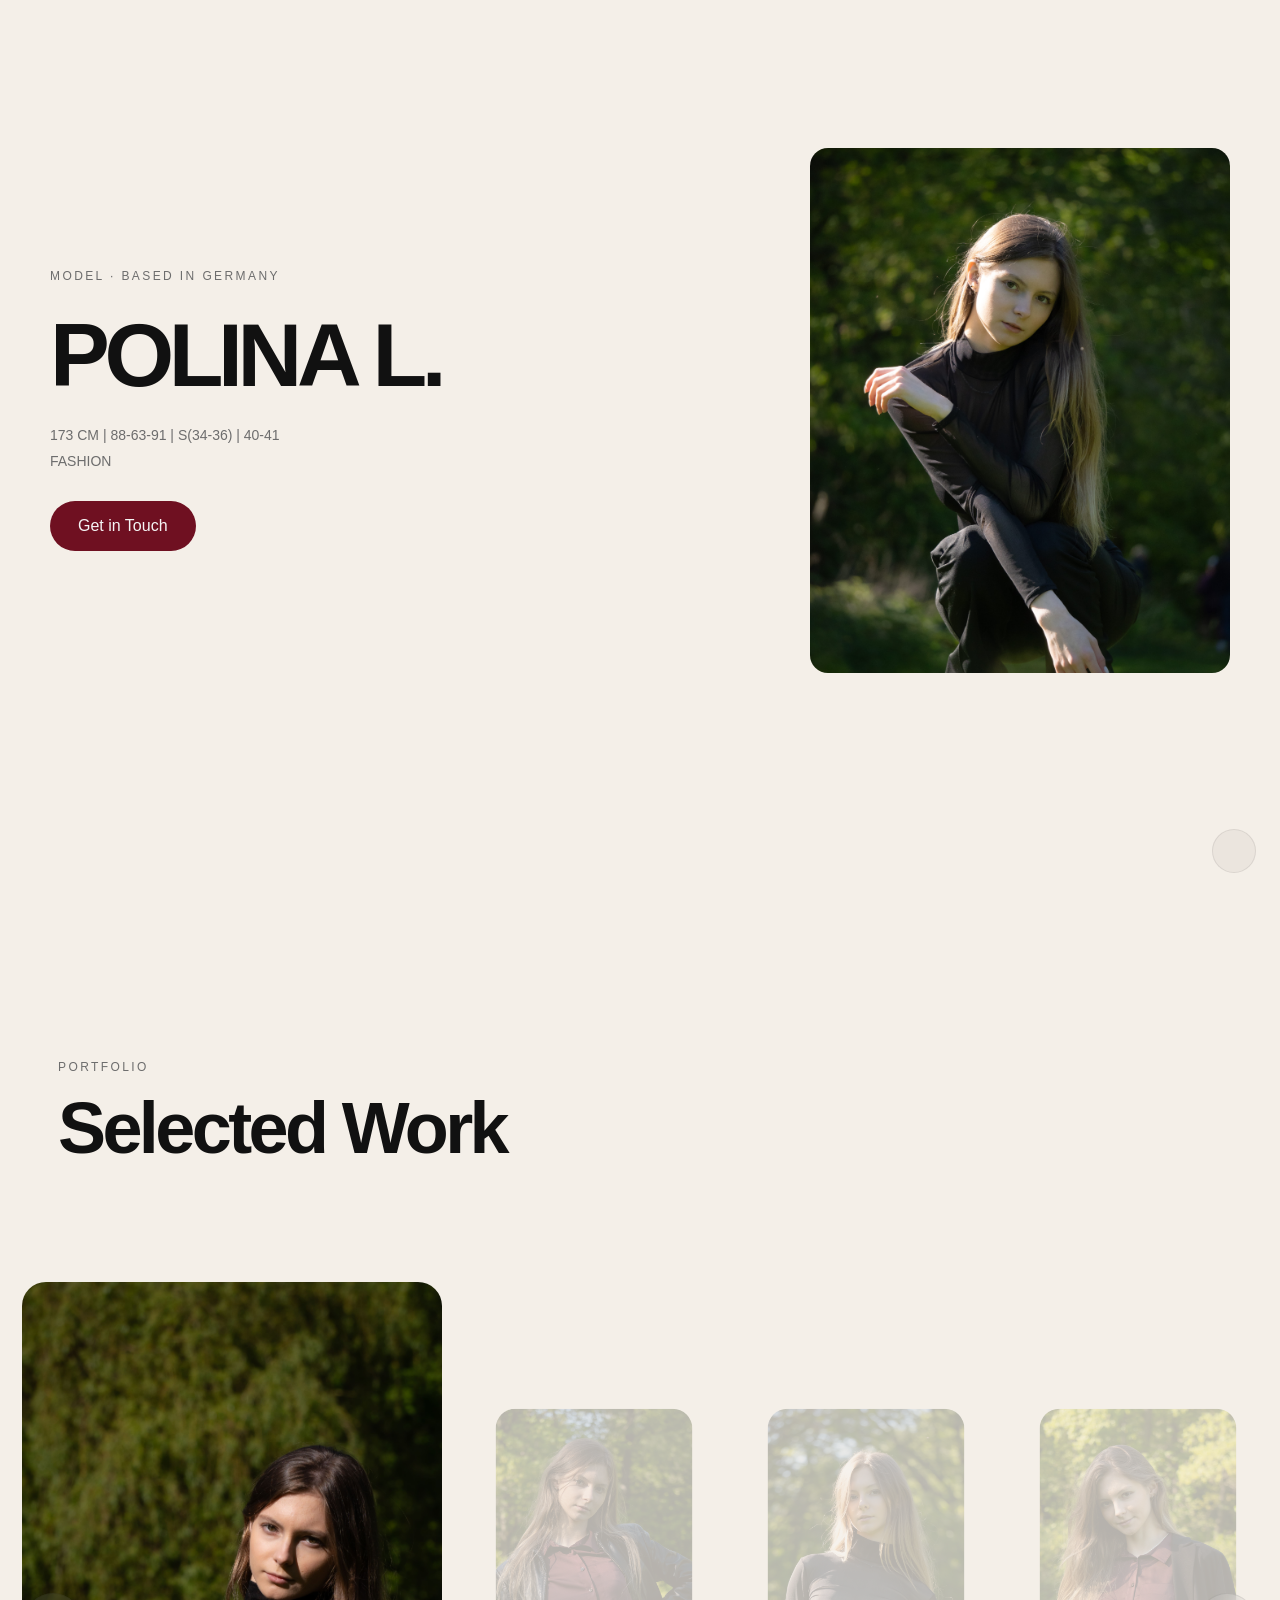
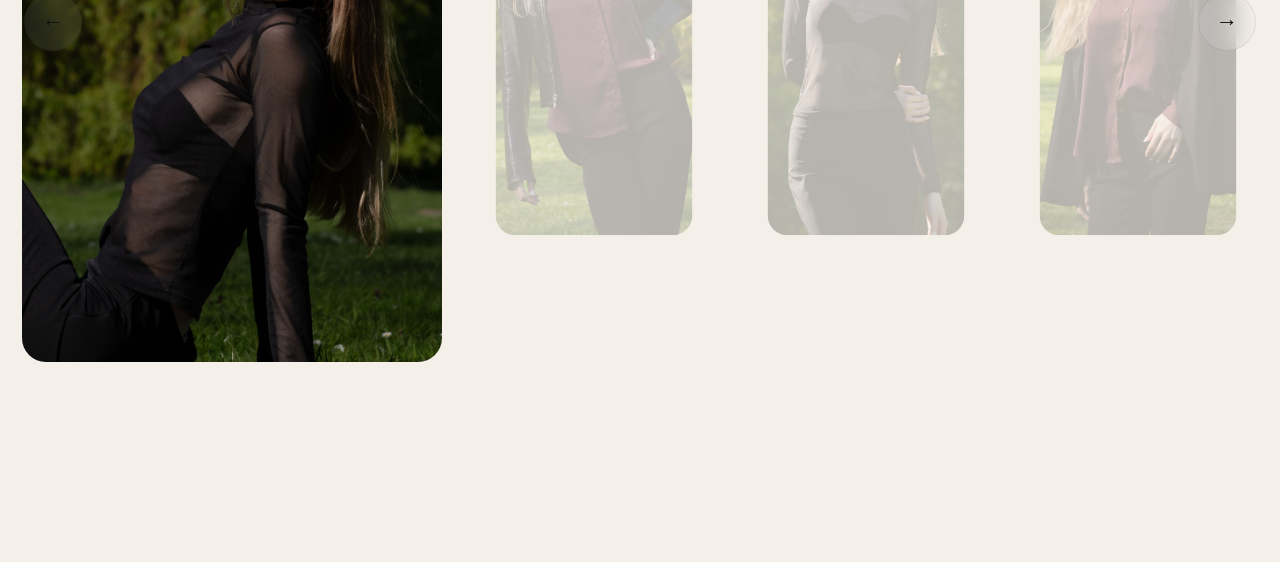
<file: index.html>
﻿<!DOCTYPE html>
<html lang="en">
<head>
  <meta charset="UTF-8" />
  <meta name="viewport" content="width=device-width, initial-scale=1.0" />

  <title>Portfolio</title>

  <link rel="stylesheet" href="css/style.css" />
</head>
<body>

  <div class="theme-toggle">
    <button id="themeBtn"></button>
  </div>

  <main class="site-container">

    <!-- HERO -->
    <section class="hero">

      <div class="hero-content">

        <div class="hero-text">

          <p class="hero-label">
            MODEL · BASED IN GERMANY
          </p>

          <h1>
            POLINA L.
          </h1>

          <div class="hero-info">
            <p>173 CM | 88-63-91 | S(34-36) | 40-41 </p>
            <p>FASHION</p>
          </div>

          <button class="contact-btn" id="openModal">
            Get in Touch
        </button>

        </div>

        <div class="hero-image">
          <img src="images/model2.jpg" alt="Model Image">
        </div>

      </div>

    </section>

  </main>

  <!-- CONTACT MODAL -->

<div class="modal-overlay" id="modal">

  <div class="contact-modal">

    <button class="close-modal" id="closeModal">
      ×
    </button>

    <p class="modal-label">
      CONTACT
    </p>

    <h2>
      Let’s Connect
    </h2>

    <div class="contact-links">

      <a href="https://instagram.com/lukqqin"
         target="_blank">

         Instagram

      </a>

      <a href="mailto:lukina.work@email.com">

         Email

      </a>

    </div>

  </div>

</div>

  <script src="js/script.js"></script>

</body>
</html>

<!-- SELECTED WORK -->

<section class="selected-work">

  <div class="section-heading">

    <p class="section-label">
      PORTFOLIO
    </p>

    <h2>
      Selected Work
    </h2>

  </div>

  <div class="carousel-wrapper">

    <button class="carousel-btn prev">
      ←
    </button>

    <div class="carousel-track">

      <div class="carousel-item active">
        <img src="images/model1.jpg" alt="">
      </div>

      <div class="carousel-item">
        <img src="images/model3.jpg" alt="">
      </div>

      <div class="carousel-item">
        <img src="images/model4.jpg" alt="">
      </div>

      <div class="carousel-item">
        <img src="images/model5.jpg" alt="">
      </div>

    </div>

    <button class="carousel-btn next">
      →
    </button>

  </div>

</section>
</file>
<file: css/style.css>
﻿/* RESET */

* {
  margin: 0;
  padding: 0;
  box-sizing: border-box;
}

img {
  width: 100%;
  display: block;
}

button {
  border: none;
  background: none;
  font: inherit;
  cursor: pointer;
}

html {
  scroll-behavior: smooth;
}

/* VARIABLES */

:root {

  --bg: #f4efe8;
  --surface: #ebe5de;

  --text: #111111;
  --muted: #6d6d6d;

  --accent: #6f1021;

  --border: rgba(17,17,17,0.08);

  --transition:
  250ms ease;

}

body.dark {

  --bg: #0e0b0b;
  --surface: #171313;

  --text: #f3ece7;
  --muted: #9f9595;

  --accent: #8a2335;

  --border: rgba(255,255,255,0.08);

}

/* BODY */

body {

  background: var(--bg);
  color: var(--text);

  font-family: Arial, sans-serif;

  transition:
  background var(--transition),
  color var(--transition);

}

/* CONTAINER */

.site-container {

  width: 100%;
  max-width: 1440px;

  margin: 0 auto;

  padding-inline: 48px;

}

/* THEME BUTTON */

.theme-toggle {

  position: fixed;

  right: 24px;
  bottom: 24px;

  z-index: 1000;

}

#themeBtn {

  width: 44px;
  height: 44px;

  border-radius: 50%;

  background: var(--surface);

  border: 1px solid var(--border);

  backdrop-filter: blur(10px);

  transition: var(--transition);

}

#themeBtn:hover {

  transform: scale(1.05);

}

/* HERO */

.hero {

  min-height: 100vh;

  display: flex;
  align-items: center;

  padding-top: 40px;
  padding-bottom: 120px;

}

.hero-content {

  width: 100%;

  max-width: 1180px;

  margin: 0 auto;

  display: grid;

  grid-template-columns:
  460px 420px;

  justify-content: space-between;

  gap: 80px;

  align-items: center;

}

/* LEFT */

.hero-text {

  display: flex;
  flex-direction: column;

  gap: 32px;

  max-width: 520px;

}

.hero-label {

  font-size: 12px;

  letter-spacing: 0.2em;

  color: var(--muted);

}

h1 {

  font-size: clamp(64px, 7vw, 110px);

  line-height: 0.9;

  font-weight: 600;

  letter-spacing: -0.06em;

  white-space: nowrap;

}

.hero-info {

  display: flex;
  flex-direction: column;

  gap: 10px;

  color: var(--muted);

  font-size: 14px;

}

/* BUTTON */

.contact-btn {

  width: fit-content;

  padding:
  16px 28px;

  background: var(--accent);

  color: #f5f5f5;

  border-radius: 999px;

  transition: var(--transition);

}

.contact-btn:hover {

  transform: translateY(-2px);

  opacity: 0.9;

}

/* IMAGE */

.hero-image {

  width: 100%;

  max-width: 420px;

  aspect-ratio: 4 / 5;

  overflow: hidden;

  border-radius: 18px;

  background: var(--surface);

  justify-self: end;

}

.hero-image img {

  height: 100%;

  object-fit: cover;

}

/* MOBILE */

@media (max-width: 980px) {

  .site-container {

    padding-inline: 24px;

  }

  .hero-content {

    grid-template-columns: 1fr;

    gap: 48px;

  }

  .hero-image {

    order: -1;

  }

  h1 {

    font-size: 64px;

  }

}

@media (max-width: 640px) {

  .hero {

    padding-block: 80px;

  }

  h1 {

    font-size: 48px;

  }

  .contact-btn {

    width: 100%;

    justify-content: center;

  }

}

/* MODAL */

.modal-overlay {

  position: fixed;

  inset: 0;

  background:
  rgba(0,0,0,0.45);

  backdrop-filter:
  blur(12px);

  display: flex;

  align-items: center;
  justify-content: center;

  opacity: 0;
  visibility: hidden;

  transition: var(--transition);

  z-index: 2000;

}

.modal-overlay.active {

  opacity: 1;
  visibility: visible;

}

.contact-modal {

  width: min(92%, 420px);

  background: var(--surface);

  border:
  1px solid var(--border);

  border-radius: 28px;

  padding: 40px;

  position: relative;

  transform:
  translateY(20px);

  transition: var(--transition);

}

.modal-overlay.active .contact-modal {

  transform:
  translateY(0);

}

.close-modal {

  position: absolute;

  top: 16px;
  right: 16px;

  width: 36px;
  height: 36px;

  border-radius: 50%;

  background: transparent;

  color: var(--text);

  font-size: 24px;

  transition: var(--transition);

}

.close-modal:hover {

  background:
  rgba(255,255,255,0.04);

}

.modal-label {

  font-size: 12px;

  letter-spacing: 0.2em;

  color: var(--muted);

  margin-bottom: 20px;

}

.contact-modal h2 {

  font-size: 42px;

  line-height: 1;

  margin-bottom: 40px;

  letter-spacing: -0.05em;

}

.contact-links {

  display: flex;
  flex-direction: column;

  gap: 16px;

}

.contact-links a {

  text-decoration: none;

  color: var(--text);

  padding-bottom: 12px;

  border-bottom:
  1px solid var(--border);

  transition: var(--transition);

}

.contact-links a:hover {

  color: var(--accent);

  padding-left: 6px;

}

/* MOBILE */

@media (max-width: 640px) {

  .contact-modal {

    padding: 32px 24px;

    border-radius: 24px;

  }

  .contact-modal h2 {

    font-size: 32px;

  }

}

/* SECTION */

.selected-work {

  padding-block: 160px;

}

/* HEADING */

.section-heading {

  max-width: 1180px;

  margin:
  0 auto 80px auto;

  padding-inline: 8px;

}

.section-label {

  font-size: 12px;

  letter-spacing: 0.2em;

  color: var(--muted);

  margin-bottom: 20px;

}

.section-heading h2 {

  font-size: clamp(40px, 6vw, 72px);

  line-height: 0.95;

  letter-spacing: -0.05em;

}

/* CAROUSEL */

.carousel-wrapper {

  position: relative;

  max-width: 1400px;

  margin: 0 auto;

  overflow: hidden;

  padding-block: 40px;

}

/* TRACK */

.carousel-track {

  display: flex;

  align-items: center;
  justify-content: center;

  gap: 32px;

}

/* ITEMS */

.carousel-item {

  position: relative;

  width: 240px;

  flex-shrink: 0;

  border-radius: 24px;

  overflow: hidden;

  opacity: 0.25;

  transform: scale(0.82);

  transition:
  transform 700ms ease,
  opacity 700ms ease;

}

.carousel-item img {

  width: 100%;

  height: 520px;

  object-fit: cover;

  display: block;

  transition:
  transform 700ms ease;

}

/* ACTIVE CENTER IMAGE */

.carousel-item.active {

  width: 420px;

  opacity: 1;

  transform: scale(1);

  z-index: 2;

}

.carousel-item.active img {

  height: 680px;

}

/* SIDE ITEMS */

.carousel-item.prev,
.carousel-item.next {

  opacity: 0.55;

  transform: scale(0.9);

}

/* HOVER */

.carousel-item:hover img {

  transform: scale(1.04);

}

/* BUTTONS */

.carousel-btn {

  position: absolute;

  top: 50%;

  transform: translateY(-50%);

  width: 58px;
  height: 58px;

  border-radius: 50%;

  border: 1px solid var(--border);

  background: rgba(255,255,255,0.08);

  backdrop-filter: blur(12px);

  color: var(--text);

  font-size: 22px;

  z-index: 10;

  transition: var(--transition);

}

.carousel-btn:hover {

  background: var(--accent);

  color: white;

  transform:
  translateY(-50%)
  scale(1.05);

}

/* LEFT */

.prev {

  left: 24px;

}

/* RIGHT */

.next {

  right: 24px;

}

/* MOBILE */

@media (max-width: 980px) {

  .carousel-track {

    gap: 16px;

  }

  .carousel-item {

    width: 140px;

  }

  .carousel-item img {

    height: 260px;

  }

  .carousel-item.active {

    width: 220px;

  }

  .carousel-item.active img {

    height: 360px;

  }

}

@media (max-width: 640px) {

  .carousel-btn {

    width: 44px;
    height: 44px;

    font-size: 16px;

  }

  .prev {

    left: 8px;

  }

  .next {

    right: 8px;

  }

  .carousel-item {

    width: 110px;

  }

  .carousel-item img {

    height: 180px;

  }

  .carousel-item.active {

    width: 170px;

  }

  .carousel-item.active img {

    height: 280px;

  }

}
</file>
